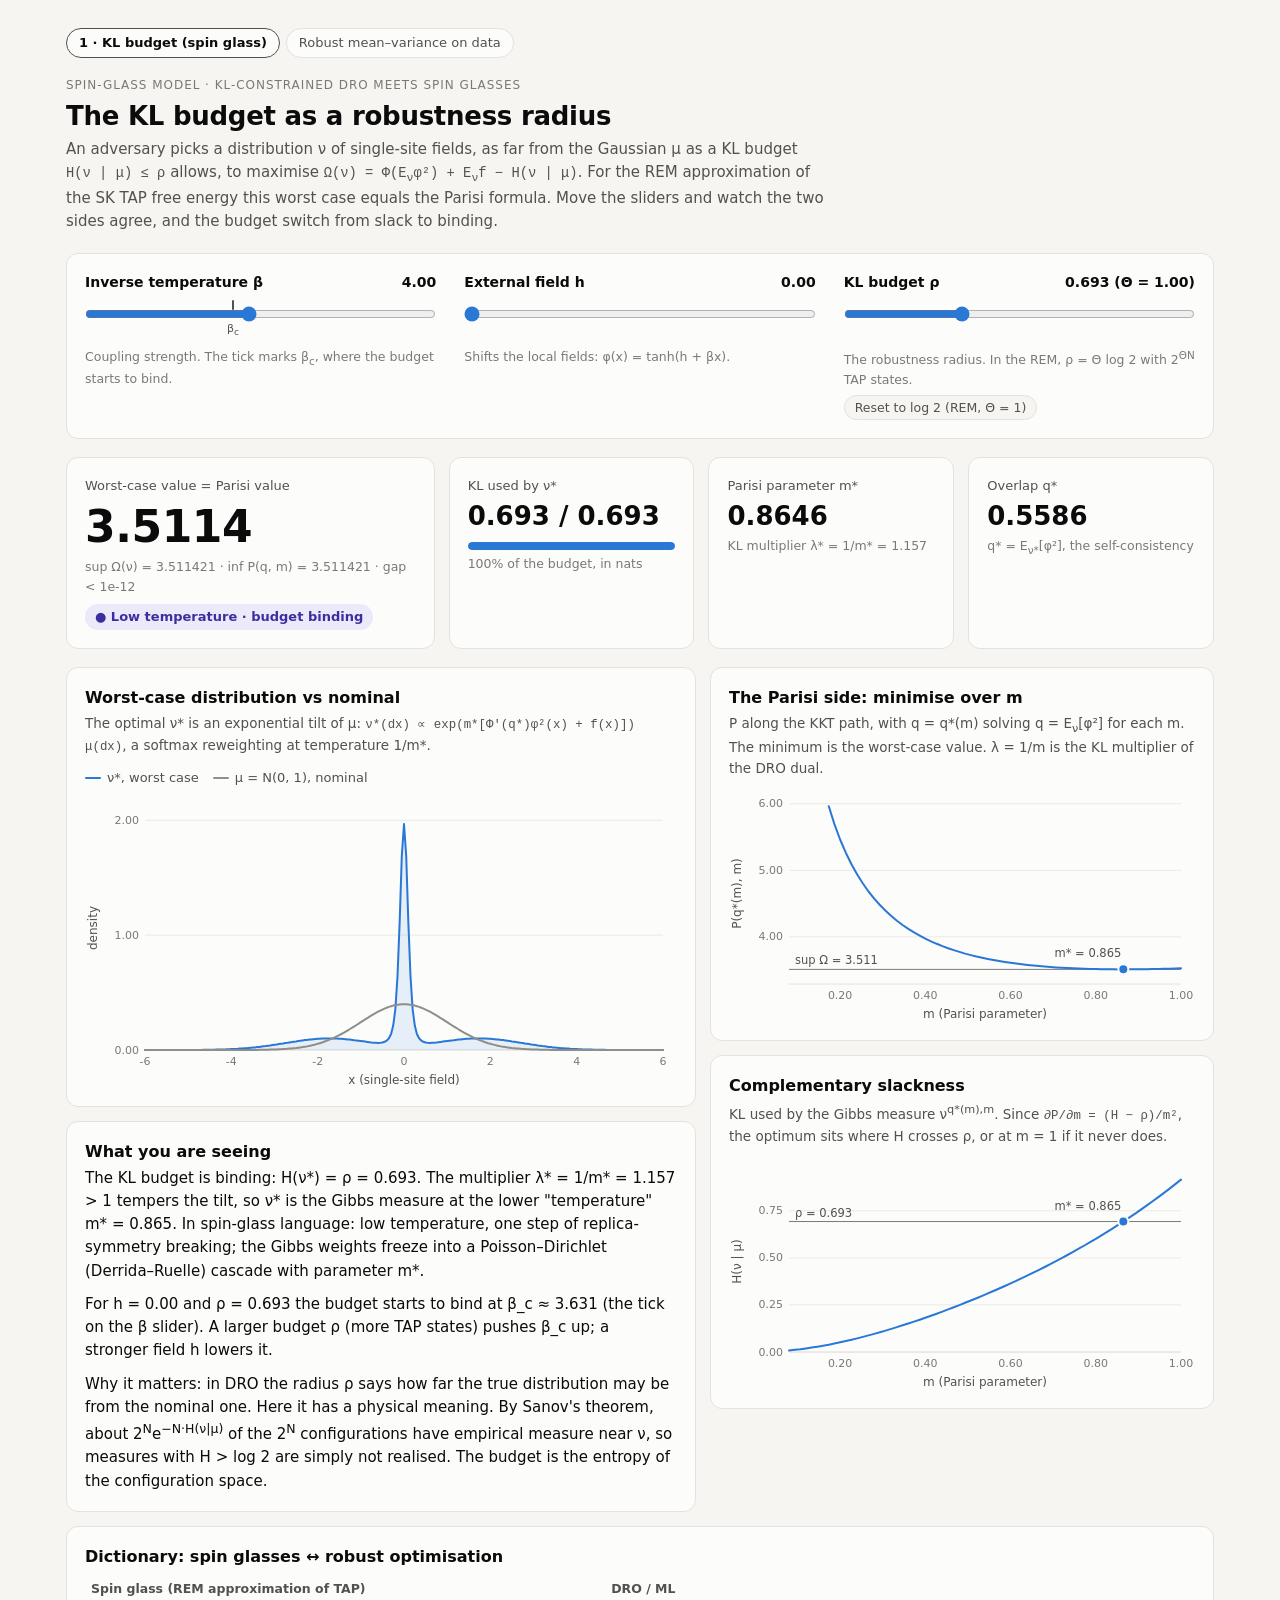
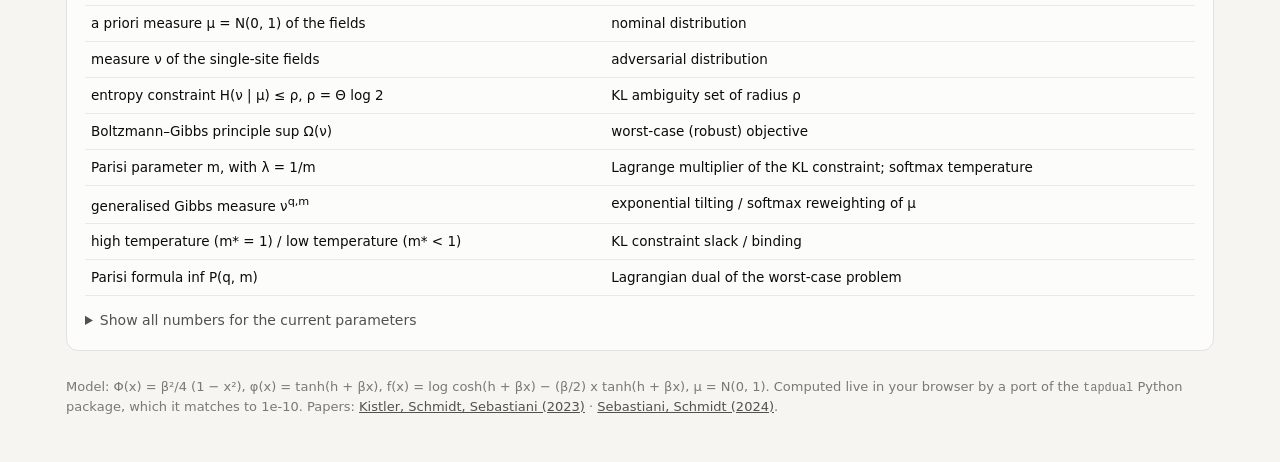
<file: docs/index.html>
<!doctype html>
<html lang="en">
<head>
<meta charset="utf-8">
<meta name="viewport" content="width=device-width, initial-scale=1">
<title>KL Budget Dashboard</title>
<meta name="description" content="KL-constrained DRO meets spin glasses: the Parisi formula of the REM approximation of the SK TAP free energy as the dual of a KL-constrained sup, computed live.">
<link rel="stylesheet" href="style.css">
</head>
<body>
<div class="wrap">
  <nav class="nav" aria-label="Pages"><a href="index.html" aria-current="page">1 · KL budget (spin glass)</a><a href="mean-variance.html">Robust mean–variance on data</a></nav>
  <header>
    <div class="eyebrow">Spin-glass model · KL-constrained DRO meets spin glasses</div>
    <h1>The KL budget as a robustness radius</h1>
    <p>An adversary picks a distribution ν of single-site fields, as far from the Gaussian μ as a KL budget
      <span class="math">H(ν | μ) ≤ ρ</span> allows, to maximise
      <span class="math">Ω(ν) = Φ(E<sub>ν</sub>φ²) + E<sub>ν</sub>f − H(ν | μ)</span>.
      For the REM approximation of the SK TAP free energy this worst case equals the Parisi formula.
      Move the sliders and watch the two sides agree, and the budget switch from slack to binding.</p>
  </header>

  <section class="card controls" aria-label="Parameters">
    <div class="control">
      <label for="beta">Inverse temperature β <output id="beta-out"></output></label>
      <div class="slider-wrap">
        <input id="beta" type="range" min="0.5" max="8" step="0.01" value="4">
        <div class="tick" id="beta-tick"><span>β<sub>c</sub></span></div>
      </div>
      <div class="hint" id="beta-hint">Coupling strength. The tick marks β<sub>c</sub>, where the budget starts to bind.</div>
    </div>
    <div class="control">
      <label for="h">External field h <output id="h-out"></output></label>
      <div class="slider-wrap"><input id="h" type="range" min="0" max="1.5" step="0.01" value="0"></div>
      <div class="hint">Shifts the local fields: φ(x) = tanh(h + βx).</div>
    </div>
    <div class="control">
      <label for="rho">KL budget ρ <output id="rho-out"></output></label>
      <div class="slider-wrap"><input id="rho" type="range" min="0.05" max="2" step="0.001" value="0.693"></div>
      <div class="hint" id="rho-hint">The robustness radius. In the REM, ρ = Θ log 2 with 2<sup>ΘN</sup> TAP states.</div>
      <button class="btn" id="rho-reset" type="button">Reset to log 2 (REM, Θ = 1)</button>
    </div>
  </section>

  <section class="kpis" aria-label="Results">
    <div class="card kpi hero">
      <div class="label">Worst-case value = Parisi value</div>
      <div class="value" id="k-value">–</div>
      <div class="sub" id="k-gap">–</div>
      <div id="k-phase"></div>
    </div>
    <div class="card kpi">
      <div class="label">KL used by ν*</div>
      <div class="value" id="k-H">–</div>
      <div class="meter" aria-hidden="true"><div id="k-meter" style="width:0"></div></div>
      <div class="sub" id="k-H-sub">–</div>
    </div>
    <div class="card kpi">
      <div class="label">Parisi parameter m*</div>
      <div class="value" id="k-m">–</div>
      <div class="sub" id="k-lam">–</div>
    </div>
    <div class="card kpi">
      <div class="label">Overlap q*</div>
      <div class="value" id="k-q">–</div>
      <div class="sub">q* = E<sub>ν*</sub>[φ²], the self-consistency</div>
    </div>
  </section>

  <section class="grid2">
    <div class="stack">
      <div class="card">
        <h2>Worst-case distribution vs nominal</h2>
        <p class="desc">The optimal ν* is an exponential tilt of μ:
          <span class="math">ν*(dx) ∝ exp(m*[Φ′(q*)φ²(x) + f(x)]) μ(dx)</span>, a softmax reweighting at temperature 1/m*.</p>
        <div class="legend"><span><i style="border-color:var(--series-1)"></i>ν*, worst case</span><span><i style="border-color:var(--nominal)"></i>μ = N(0, 1), nominal</span></div>
        <div class="chart" id="chart-density"></div>
      </div>
      <div class="card explain">
        <h2>What you are seeing</h2>
        <p class="now" id="explain-now"></p>
        <p id="explain-bc"></p>
        <p>Why it matters: in DRO the radius ρ says how far the true distribution may be from the nominal one.
          Here it has a physical meaning. By Sanov's theorem, about 2<sup>N</sup>e<sup>−N·H(ν|μ)</sup> of the
          2<sup>N</sup> configurations have empirical measure near ν, so measures with H &gt; log 2 are simply not realised.
          The budget is the entropy of the configuration space.</p>
      </div>
    </div>
    <div class="stack">
      <div class="card">
        <h2>The Parisi side: minimise over m</h2>
        <p class="desc">P along the KKT path, with q = q*(m) solving q = E<sub>ν</sub>[φ²] for each m.
          The minimum is the worst-case value. λ = 1/m is the KL multiplier of the DRO dual.</p>
        <div class="chart" id="chart-dual"></div>
      </div>
      <div class="card">
        <h2>Complementary slackness</h2>
        <p class="desc">KL used by the Gibbs measure ν<sup>q*(m),m</sup>. Since
          <span class="math">∂P/∂m = (H − ρ)/m²</span>, the optimum sits where H crosses ρ, or at m = 1 if it never does.</p>
        <div class="chart" id="chart-H"></div>
      </div>
    </div>
  </section>

  <section class="card" style="margin-top:14px">
    <h2>Dictionary: spin glasses ↔ robust optimisation</h2>
    <table>
      <thead><tr><th>Spin glass (REM approximation of TAP)</th><th>DRO / ML</th></tr></thead>
      <tbody>
        <tr><td>a priori measure μ = N(0, 1) of the fields</td><td>nominal distribution</td></tr>
        <tr><td>measure ν of the single-site fields</td><td>adversarial distribution</td></tr>
        <tr><td>entropy constraint H(ν | μ) ≤ ρ, ρ = Θ log 2</td><td>KL ambiguity set of radius ρ</td></tr>
        <tr><td>Boltzmann–Gibbs principle sup Ω(ν)</td><td>worst-case (robust) objective</td></tr>
        <tr><td>Parisi parameter m, with λ = 1/m</td><td>Lagrange multiplier of the KL constraint; softmax temperature</td></tr>
        <tr><td>generalised Gibbs measure ν<sup>q,m</sup></td><td>exponential tilting / softmax reweighting of μ</td></tr>
        <tr><td>high temperature (m* = 1) / low temperature (m* &lt; 1)</td><td>KL constraint slack / binding</td></tr>
        <tr><td>Parisi formula inf P(q, m)</td><td>Lagrangian dual of the worst-case problem</td></tr>
      </tbody>
    </table>
    <details>
      <summary>Show all numbers for the current parameters</summary>
      <table id="numbers" style="margin-top:8px"><tbody></tbody></table>
    </details>
  </section>

  <footer>
    Model: Φ(x) = β²/4 (1 − x²), φ(x) = tanh(h + βx), f(x) = log cosh(h + βx) − (β/2) x tanh(h + βx), μ = N(0, 1).
    Computed live in your browser by a port of the <code>tapdual</code> Python package, which it matches to 1e-10.
    Papers: <a href="https://arxiv.org/abs/2212.11718">Kistler, Schmidt, Sebastiani (2023)</a> ·
    <a href="https://arxiv.org/abs/2401.13507">Sebastiani, Schmidt (2024)</a>.
  </footer>
</div>

<script src="solver.js"></script>
<script src="charts.js"></script>
<script>
"use strict";
const { skModel, solve, dualPath, criticalBeta, density, LOG2 } = window.TapDual;

const { $, fmt, lineChart, tickFmt, gapText } = window.Charts;

const state = { beta: 4, h: 0, rho: LOG2, bcKey: "", bc: NaN };
const XS = Array.from({ length: 241 }, (_, i) => -6 + i * 0.05);
const MS = Array.from({ length: 70 }, (_, i) => 0.08 + i * (0.92 / 69));
const gaussian = XS.map((x) => Math.exp(-0.5 * x * x) / Math.sqrt(2 * Math.PI));
let last = null;

function compute() {
  const { beta, h, rho } = state;
  const key = `${h}|${rho}`;
  if (key !== state.bcKey) { state.bc = criticalBeta(h, rho); state.bcKey = key; }
  const model = skModel(beta, h);
  const sol = solve(model, rho);
  const path = dualPath(model, rho, MS);
  const dens = density(model, sol.q, sol.m, XS, sol.nu.logZ);
  return { model, sol, path, dens, bc: state.bc, beta, h, rho };
}

function render(r) {
  last = r;
  const { sol, path, dens, bc, beta, h, rho } = r;
  $("beta-out").textContent = beta.toFixed(2);
  $("h-out").textContent = h.toFixed(2);
  $("rho-out").textContent = `${rho.toFixed(3)}  (Θ = ${(rho / LOG2).toFixed(2)})`;

  const bmin = +$("beta").min, bmax = +$("beta").max;
  const tick = $("beta-tick");
  if (Number.isFinite(bc) && bc >= bmin && bc <= bmax) {
    tick.style.display = "block";
    const frac = (bc - bmin) / (bmax - bmin), thumb = 16;
    tick.style.left = `calc(${frac * 100}% + ${(0.5 - frac) * thumb}px)`;
  } else tick.style.display = "none";

  $("k-value").textContent = fmt(sol.dual, 4);
  $("k-gap").textContent = `sup Ω(ν) = ${fmt(sol.primal, 6)} · inf P(q, m) = ${fmt(sol.dual, 6)} · gap ${gapText(sol.primal - sol.dual)}`;
  const chip = document.createElement("span");
  chip.className = `chip ${sol.phase}`;
  chip.textContent = sol.phase === "high" ? "○ High temperature · budget slack" : "● Low temperature · budget binding";
  $("k-phase").replaceChildren(chip);
  $("k-H").textContent = `${fmt(sol.nu.H, 3)} / ${fmt(rho, 3)}`;
  $("k-meter").style.width = `${Math.min(100, (100 * sol.nu.H) / rho)}%`;
  $("k-H-sub").textContent = `${Math.round((100 * sol.nu.H) / rho)}% of the budget, in nats`;
  $("k-m").textContent = fmt(sol.m, 4);
  $("k-lam").textContent = `KL multiplier λ* = 1/m* = ${fmt(sol.lam, 3)}`;
  $("k-q").textContent = fmt(sol.q, 4);

  const bcText = Number.isFinite(bc) ? bc.toFixed(3) : "beyond the slider range";
  if (sol.phase === "high") {
    $("explain-now").textContent =
      `The KL budget is slack. The worst-case distribution ν* uses only ${fmt(sol.nu.H, 3)} of the ${fmt(rho, 3)} nats allowed, ` +
      `so the constraint is inactive and its multiplier is λ* = 1 (m* = 1). The adversary simply takes the unconstrained ` +
      `Gibbs measure. In spin-glass language: high temperature, a replica-symmetric picture.`;
  } else {
    $("explain-now").textContent =
      `The KL budget is binding: H(ν*) = ρ = ${fmt(rho, 3)}. The multiplier λ* = 1/m* = ${fmt(sol.lam, 3)} > 1 tempers the tilt, ` +
      `so ν* is the Gibbs measure at the lower "temperature" m* = ${fmt(sol.m, 3)}. In spin-glass language: low temperature, ` +
      `one step of replica-symmetry breaking; the Gibbs weights freeze into a Poisson–Dirichlet (Derrida–Ruelle) cascade with parameter m*.`;
  }
  $("explain-bc").textContent =
    `For h = ${h.toFixed(2)} and ρ = ${rho.toFixed(3)} the budget starts to bind at β_c ≈ ${bcText} (the tick on the β slider). ` +
    `A larger budget ρ (more TAP states) pushes β_c up; a stronger field h lowers it.`;

  lineChart($("chart-density"), {
    xs: XS, xLabel: "x (single-site field)", yLabel: "density",
    series: [
      { name: "ν*, worst case", ys: dens, color: "--series-1", wash: "--series-1-wash", area: true },
      { name: "μ, nominal", ys: gaussian, color: "--nominal" },
    ],
    yDomain: [0, Math.max(...dens, ...gaussian) * 1.08],
    xFmt: tickFmt, yFmt: (v) => v.toFixed(2),
  });

  const Ps = path.map((p) => p.P), Hs = path.map((p) => p.H);
  const pMin = sol.dual, pTop = Math.min(Math.max(...Ps), pMin + Math.max(2.5, 0.35 * Math.abs(pMin)));
  lineChart($("chart-dual"), {
    xs: MS, xLabel: "m (Parisi parameter)", yLabel: "P(q*(m), m)",
    series: [{ name: "P along the KKT path", ys: Ps, color: "--series-1" }],
    yDomain: [pMin - 0.08 * (pTop - pMin) - 0.02, pTop],
    hlines: [{ y: sol.primal, label: `worst-case value sup Ω = ${fmt(sol.primal, 3)}`, short: `sup Ω = ${fmt(sol.primal, 3)}` }],
    points: [{ x: sol.m, y: sol.dual, color: "--series-1", label: `m* = ${fmt(sol.m, 3)}` }],
    yFmt: (v) => v.toFixed(2),
  });
  lineChart($("chart-H"), {
    xs: MS, xLabel: "m (Parisi parameter)", yLabel: "H(ν | μ)",
    series: [{ name: "KL of the Gibbs measure", ys: Hs, color: "--series-1" }],
    yDomain: [0, Math.max(rho * 1.25, ...Hs) * 1.05],
    hlines: [{ y: rho, label: `budget ρ = ${fmt(rho, 3)}`, short: `ρ = ${fmt(rho, 3)}` }],
    points: [{ x: sol.m, y: sol.nu.H, color: "--series-1", label: sol.phase === "high" ? "m* = 1, H < ρ" : `m* = ${fmt(sol.m, 3)}` }],
    yFmt: (v) => v.toFixed(2),
  });

  const rows = [
    ["β", beta.toFixed(2)], ["h", h.toFixed(2)], ["KL budget ρ", fmt(rho, 4)], ["Θ = ρ / log 2", fmt(rho / LOG2, 4)],
    ["Worst-case value sup Ω(ν)", fmt(sol.primal, 10)], ["Parisi value inf P(q, m)", fmt(sol.dual, 10)],
    ["Overlap q*", fmt(sol.q, 8)], ["Parisi parameter m*", fmt(sol.m, 8)], ["KL multiplier λ* = 1/m*", fmt(sol.lam, 8)],
    ["Linearisation multiplier p* = Φ′(q*)", fmt(sol.p, 8)], ["H(ν* | μ)", fmt(sol.nu.H, 8)],
    ["E_ν*[f]", fmt(sol.nu.Ef, 8)], ["Critical β_c(h, ρ)", Number.isFinite(bc) ? fmt(bc, 5) : "–"], ["Phase", sol.phase === "high" ? "high temperature" : "low temperature"],
  ];
  const tb = $("numbers").tBodies[0];
  tb.replaceChildren(...rows.map(([k, v]) => {
    const tr = document.createElement("tr");
    const a = document.createElement("td"); a.textContent = k;
    const b = document.createElement("td"); b.className = "num"; b.textContent = v;
    tr.append(a, b); return tr;
  }));
  document.querySelector(".wrap").classList.remove("computing");
}

let pending = false;
function schedule() {
  state.beta = +$("beta").value; state.h = +$("h").value; state.rho = +$("rho").value;
  if (pending) return;
  pending = true;
  requestAnimationFrame(() => { pending = false; render(compute()); });
}
for (const id of ["beta", "h", "rho"]) $(id).addEventListener("input", schedule);
$("rho-reset").addEventListener("click", () => { $("rho").value = LOG2; schedule(); });
window.Charts.onRelayout(document.querySelector(".wrap"), () => last && render(last));
$("rho").value = LOG2;
schedule();
</script>
</body>
</html>
</file>
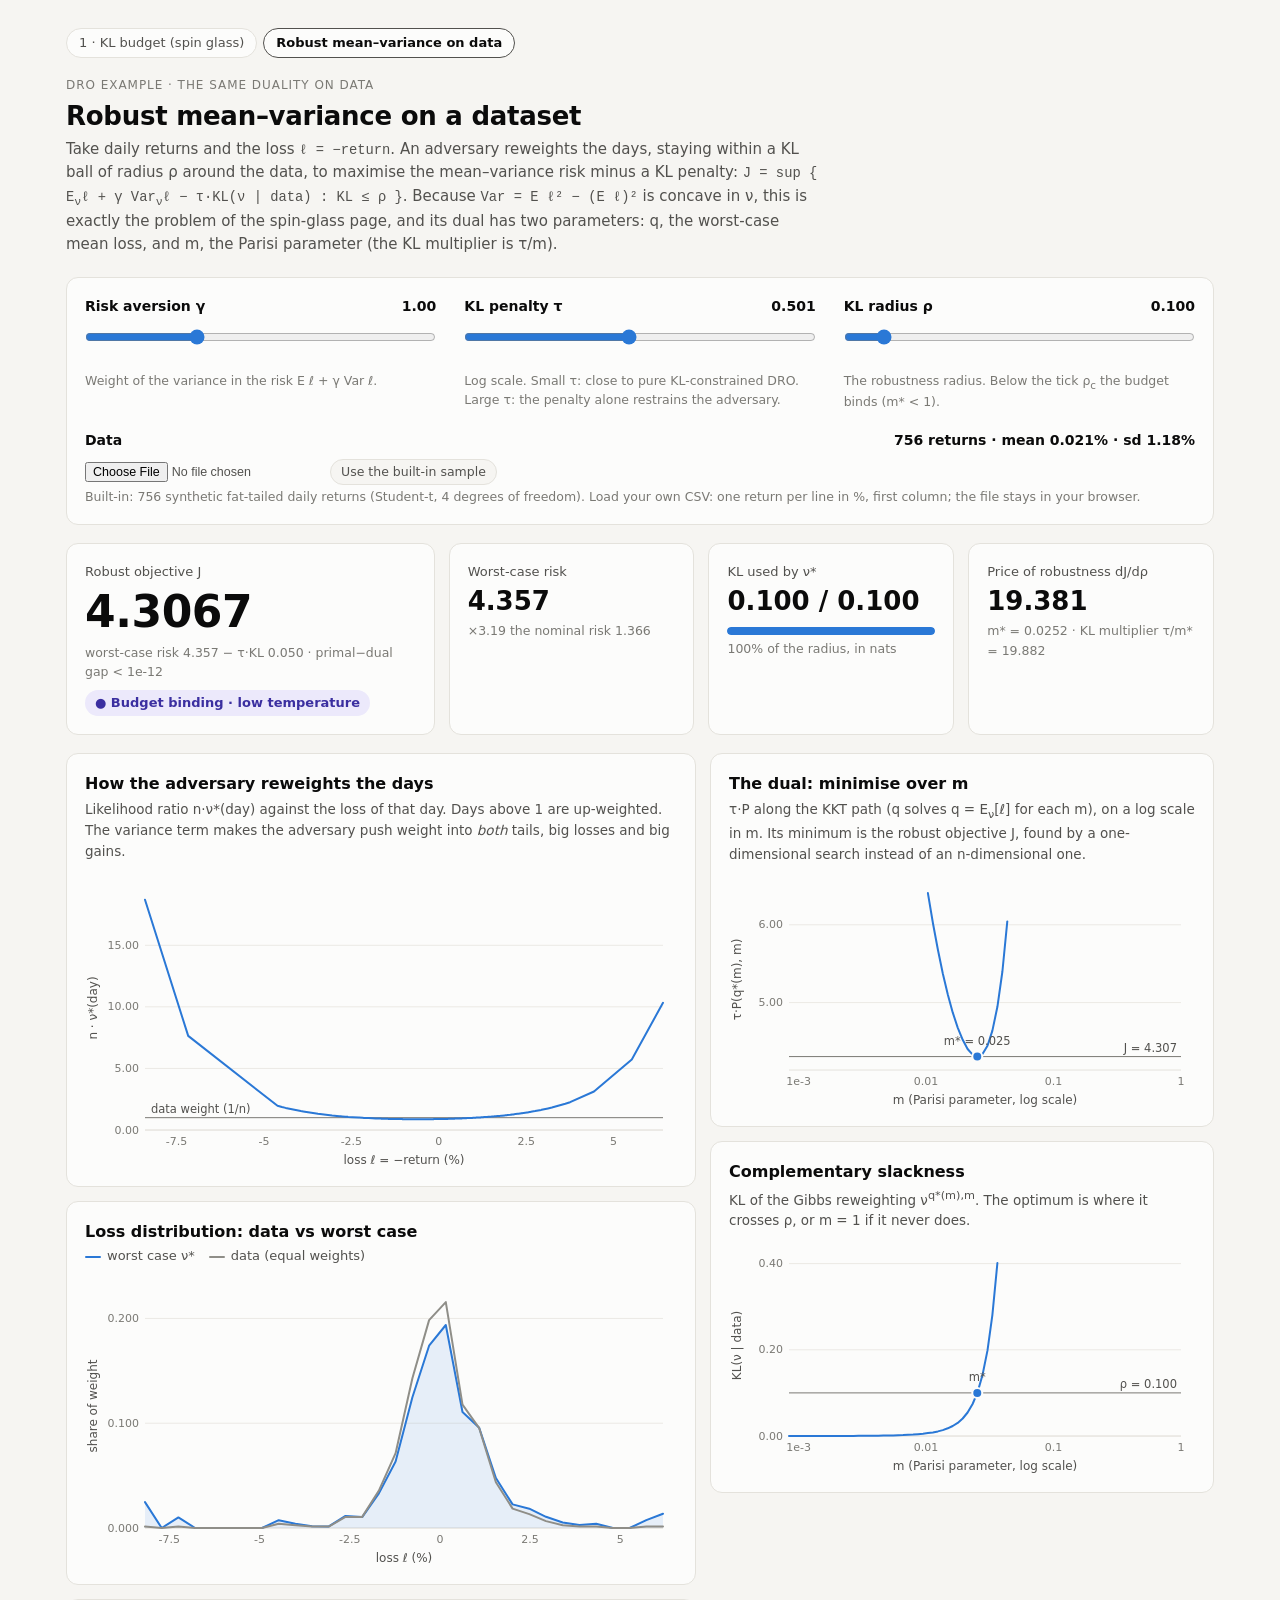
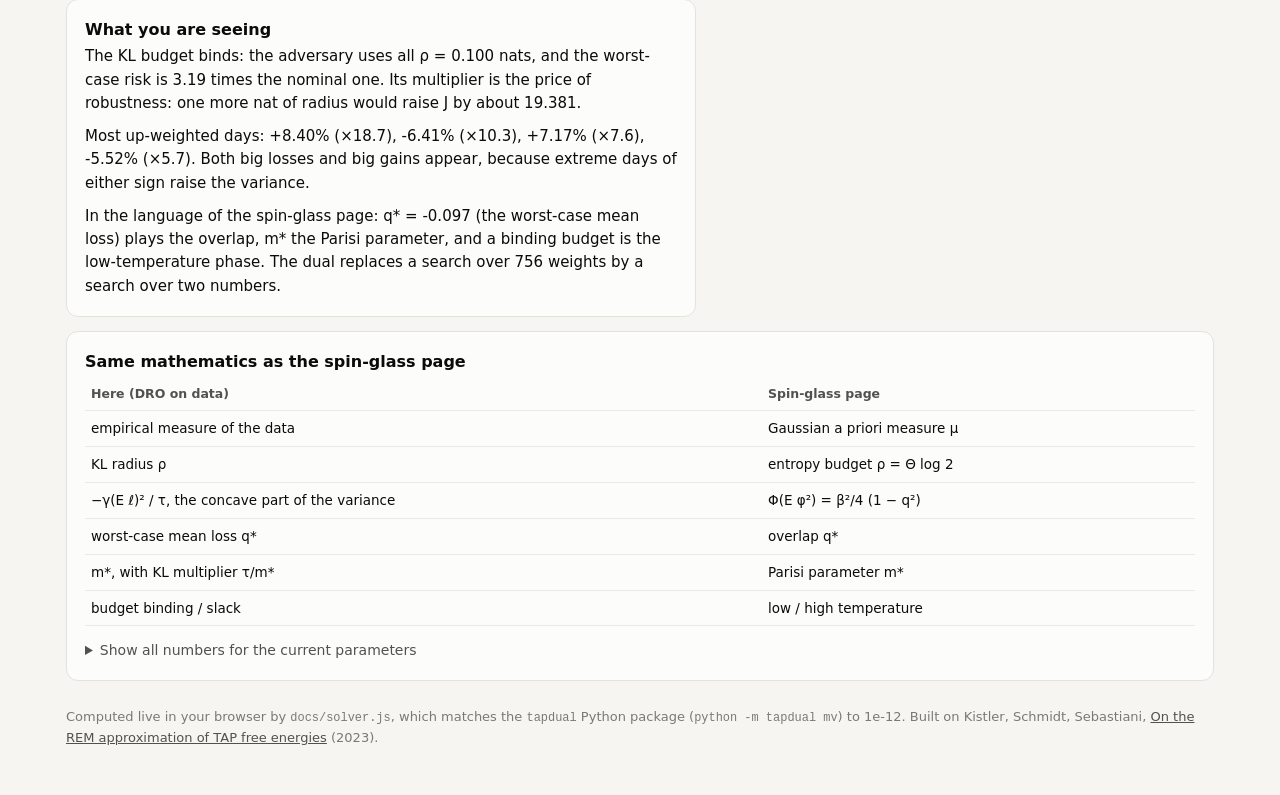
<file: docs/mean-variance.html>
<!doctype html>
<html lang="en">
<head>
<meta charset="utf-8">
<meta name="viewport" content="width=device-width, initial-scale=1">
<title>Robust Mean–Variance</title>
<meta name="description" content="Worst-case mean-variance risk over a KL ball around a dataset, solved through the same two-parameter Parisi-type dual as the spin-glass model.">
<link rel="stylesheet" href="style.css">
</head>
<body>
<div class="wrap">
  <nav class="nav" aria-label="Pages"><a href="index.html">1 · KL budget (spin glass)</a><a href="mean-variance.html" aria-current="page">Robust mean–variance on data</a></nav>
  <header>
    <div class="eyebrow">DRO example · the same duality on data</div>
    <h1>Robust mean–variance on a dataset</h1>
    <p>Take daily returns and the loss <span class="math">ℓ = −return</span>. An adversary reweights the days, staying within a KL ball
      of radius ρ around the data, to maximise the mean–variance risk minus a KL penalty:
      <span class="math">J = sup { E<sub>ν</sub>ℓ + γ Var<sub>ν</sub>ℓ − τ·KL(ν | data) : KL ≤ ρ }</span>.
      Because <span class="math">Var = E ℓ² − (E ℓ)²</span> is concave in ν, this is exactly the problem of the spin-glass page,
      and its dual has two parameters: q, the worst-case mean loss, and m, the Parisi parameter (the KL multiplier is τ/m).</p>
  </header>

  <section class="card controls" aria-label="Parameters">
    <div class="control">
      <label for="gamma">Risk aversion γ <output id="gamma-out"></output></label>
      <div class="slider-wrap"><input id="gamma" type="range" min="0.1" max="3" step="0.05" value="1"></div>
      <div class="hint">Weight of the variance in the risk E ℓ + γ Var ℓ.</div>
    </div>
    <div class="control">
      <label for="tau">KL penalty τ <output id="tau-out"></output></label>
      <div class="slider-wrap"><input id="tau" type="range" min="-1.7" max="1.3" step="0.01" value="-0.301"></div>
      <div class="hint">Log scale. Small τ: close to pure KL-constrained DRO. Large τ: the penalty alone restrains the adversary.</div>
    </div>
    <div class="control">
      <label for="rho">KL radius ρ <output id="rho-out"></output></label>
      <div class="slider-wrap">
        <input id="rho" type="range" min="0.005" max="1" step="0.005" value="0.1">
        <div class="tick" id="rho-tick"><span>ρ<sub>c</sub></span></div>
      </div>
      <div class="hint">The robustness radius. Below the tick ρ<sub>c</sub> the budget binds (m* &lt; 1).</div>
    </div>
    <div class="control" style="grid-column: 1 / -1">
      <label>Data <output id="data-out"></output></label>
      <div class="file-row">
        <input id="csv" type="file" accept=".csv,.txt,text/csv,text/plain" aria-label="Load a CSV of returns">
        <button class="btn" id="use-sample" type="button" style="margin-top:0">Use the built-in sample</button>
      </div>
      <div class="hint" id="data-hint">Built-in: 756 synthetic fat-tailed daily returns (Student-t, 4 degrees of freedom). Load your own CSV: one return per line in %, first column; the file stays in your browser.</div>
    </div>
  </section>

  <section class="kpis" aria-label="Results">
    <div class="card kpi hero">
      <div class="label">Robust objective J</div>
      <div class="value" id="k-J">–</div>
      <div class="sub" id="k-J-sub">–</div>
      <div id="k-phase"></div>
    </div>
    <div class="card kpi">
      <div class="label">Worst-case risk</div>
      <div class="value" id="k-risk">–</div>
      <div class="sub" id="k-risk-sub">–</div>
    </div>
    <div class="card kpi">
      <div class="label">KL used by ν*</div>
      <div class="value" id="k-H">–</div>
      <div class="meter" aria-hidden="true"><div id="k-meter" style="width:0"></div></div>
      <div class="sub" id="k-H-sub">–</div>
    </div>
    <div class="card kpi">
      <div class="label">Price of robustness dJ/dρ</div>
      <div class="value" id="k-price">–</div>
      <div class="sub" id="k-m">–</div>
    </div>
  </section>

  <section class="grid2">
    <div class="stack">
      <div class="card">
        <h2>How the adversary reweights the days</h2>
        <p class="desc">Likelihood ratio n·ν*(day) against the loss of that day. Days above 1 are up-weighted.
          The variance term makes the adversary push weight into <em>both</em> tails, big losses and big gains.</p>
        <div class="chart" id="chart-lr"></div>
      </div>
      <div class="card">
        <h2>Loss distribution: data vs worst case</h2>
        <div class="legend"><span><i style="border-color:var(--series-1)"></i>worst case ν*</span><span><i style="border-color:var(--nominal)"></i>data (equal weights)</span></div>
        <div class="chart" id="chart-hist"></div>
      </div>
      <div class="card explain">
        <h2>What you are seeing</h2>
        <p class="now" id="explain-now"></p>
        <p id="explain-days"></p>
        <p id="explain-sg"></p>
      </div>
    </div>
    <div class="stack">
      <div class="card">
        <h2>The dual: minimise over m</h2>
        <p class="desc">τ·P along the KKT path (q solves q = E<sub>ν</sub>[ℓ] for each m), on a log scale in m.
          Its minimum is the robust objective J, found by a one-dimensional search instead of an n-dimensional one.</p>
        <div class="chart" id="chart-dual"></div>
      </div>
      <div class="card">
        <h2>Complementary slackness</h2>
        <p class="desc">KL of the Gibbs reweighting ν<sup>q*(m),m</sup>. The optimum is where it crosses ρ, or m = 1 if it never does.</p>
        <div class="chart" id="chart-H"></div>
      </div>
    </div>
  </section>

  <section class="card" style="margin-top:14px">
    <h2>Same mathematics as the spin-glass page</h2>
    <table>
      <thead><tr><th>Here (DRO on data)</th><th>Spin-glass page</th></tr></thead>
      <tbody>
        <tr><td>empirical measure of the data</td><td>Gaussian a priori measure μ</td></tr>
        <tr><td>KL radius ρ</td><td>entropy budget ρ = Θ log 2</td></tr>
        <tr><td>−γ(E ℓ)² / τ, the concave part of the variance</td><td>Φ(E φ²) = β²/4 (1 − q²)</td></tr>
        <tr><td>worst-case mean loss q*</td><td>overlap q*</td></tr>
        <tr><td>m*, with KL multiplier τ/m*</td><td>Parisi parameter m*</td></tr>
        <tr><td>budget binding / slack</td><td>low / high temperature</td></tr>
      </tbody>
    </table>
    <details>
      <summary>Show all numbers for the current parameters</summary>
      <table id="numbers" style="margin-top:8px"><tbody></tbody></table>
    </details>
  </section>

  <footer>
    Computed live in your browser by <code>docs/solver.js</code>, which matches the <code>tapdual</code> Python package
    (<code>python -m tapdual mv</code>) to 1e-12. Built on Kistler, Schmidt, Sebastiani,
    <a href="https://arxiv.org/abs/2212.11718">On the REM approximation of TAP free energies</a> (2023).
  </footer>
</div>

<script src="sample_returns.js"></script>
<script src="solver.js"></script>
<script src="charts.js"></script>
<script>
"use strict";
const { meanVarianceModel, solve, weights, dualPath, criticalRho } = window.TapDual;
const { $, fmt, lineChart, onRelayout, fillTable, tickFmt, gapText } = window.Charts;

const state = { returns: window.SAMPLE_RETURNS.slice(), source: "built-in sample", scaled: false };
let last = null;

function stats(a) {
  const n = a.length, mean = a.reduce((s, v) => s + v, 0) / n;
  const sd = Math.sqrt(a.reduce((s, v) => s + (v - mean) ** 2, 0) / n);
  return { n, mean, sd, min: Math.min(...a), max: Math.max(...a) };
}

function compute() {
  const gamma = +$("gamma").value, tau = 10 ** +$("tau").value, rho = +$("rho").value;
  const losses = state.returns.map((r) => -r);
  const model = meanVarianceModel(losses, gamma, tau);
  const sol = solve(model, rho);
  const w = weights(model, sol.q, sol.m);
  const n = losses.length;
  const wMean = w.reduce((s, v, i) => s + v * losses[i], 0);
  const wVar = w.reduce((s, v, i) => s + v * (losses[i] - wMean) ** 2, 0);
  const st = stats(losses);
  // m grid: log-spaced from well below m* up to 1, so the minimum is always visible
  const lo = Math.max(1e-5, Math.min(sol.m / 30, 0.01)), k = Math.log10(lo);
  const ms = Array.from({ length: 80 }, (_, i) => 10 ** (k - (k * i) / 79));
  return {
    gamma, tau, rho, losses, sol, w, n,
    J: tau * sol.dual, worstRisk: wMean + gamma * wVar, nominalRisk: st.mean + gamma * st.sd ** 2,
    rhoC: criticalRho(model), ms, path: dualPath(model, rho, ms),
  };
}

function histogram(losses, w, bins = 32) {
  const lo = Math.min(...losses), hi = Math.max(...losses), width = (hi - lo) / bins || 1;
  const centers = Array.from({ length: bins }, (_, k) => lo + (k + 0.5) * width);
  const nom = new Array(bins).fill(0), wc = new Array(bins).fill(0);
  losses.forEach((l, i) => {
    const k = Math.min(bins - 1, Math.floor((l - lo) / width));
    nom[k] += 1 / losses.length; wc[k] += w[i];
  });
  return { centers, nom, wc };
}

function render(r) {
  last = r;
  const { gamma, tau, rho, losses, sol, w, n } = r;
  $("gamma-out").textContent = gamma.toFixed(2);
  $("tau-out").textContent = tau < 1 ? tau.toFixed(3) : tau.toFixed(2);
  $("rho-out").textContent = rho.toFixed(3);
  const st = stats(state.returns);
  $("data-out").textContent = `${st.n} returns · mean ${st.mean.toFixed(3)}% · sd ${st.sd.toFixed(2)}%`;

  const rmin = +$("rho").min, rmax = +$("rho").max, tick = $("rho-tick");
  if (r.rhoC >= rmin && r.rhoC <= rmax) {
    const frac = (r.rhoC - rmin) / (rmax - rmin);
    tick.style.display = "block"; tick.style.left = `calc(${frac * 100}% + ${(0.5 - frac) * 16}px)`;
  } else tick.style.display = "none";

  const binding = sol.phase === "low";
  const price = tau * (1 / sol.m - 1);
  $("k-J").textContent = fmt(r.J, 4);
  $("k-J-sub").textContent = `worst-case risk ${fmt(r.worstRisk, 3)} − τ·KL ${fmt(tau * sol.nu.H, 3)} · primal−dual gap ${gapText(tau * (sol.primal - sol.dual))}`;
  const chip = document.createElement("span");
  chip.className = `chip ${binding ? "low" : "high"}`;
  chip.textContent = binding ? "● Budget binding · low temperature" : "○ Budget slack · high temperature";
  $("k-phase").replaceChildren(chip);
  $("k-risk").textContent = fmt(r.worstRisk, 3);
  $("k-risk-sub").textContent = `×${(r.worstRisk / r.nominalRisk).toFixed(2)} the nominal risk ${fmt(r.nominalRisk, 3)}`;
  $("k-H").textContent = `${fmt(sol.nu.H, 3)} / ${fmt(rho, 3)}`;
  $("k-meter").style.width = `${Math.min(100, (100 * sol.nu.H) / rho)}%`;
  $("k-H-sub").textContent = `${Math.round((100 * sol.nu.H) / rho)}% of the radius, in nats`;
  $("k-price").textContent = fmt(price, 3);
  $("k-m").textContent = `m* = ${sol.m < 0.01 ? sol.m.toExponential(2) : fmt(sol.m, 4)} · KL multiplier τ/m* = ${fmt(tau / sol.m, 3)}`;

  // explanations
  $("explain-now").textContent = binding
    ? `The KL budget binds: the adversary uses all ρ = ${fmt(rho, 3)} nats, and the worst-case risk is ${(r.worstRisk / r.nominalRisk).toFixed(2)} times the nominal one. ` +
      `Its multiplier is the price of robustness: one more nat of radius would raise J by about ${fmt(price, 3)}.`
    : `The budget is slack: the KL penalty τ = ${tau.toFixed(3)} alone keeps the adversary at KL = ${fmt(sol.nu.H, 3)} < ρ (ρ_c = ${fmt(r.rhoC, 3)}). ` +
      `The constraint is inactive, m* = 1, and a larger radius would change nothing (price 0).`;
  const order = Array.from(w.keys()).sort((a, b) => w[b] - w[a]).slice(0, 4);
  $("explain-days").textContent = "Most up-weighted days: " + order.map((i) =>
    `${(-losses[i] >= 0 ? "+" : "")}${(-losses[i]).toFixed(2)}% (×${(w[i] * n).toFixed(1)})`).join(", ") +
    ". Both big losses and big gains appear, because extreme days of either sign raise the variance.";
  $("explain-sg").textContent =
    `In the language of the spin-glass page: q* = ${fmt(sol.q, 3)} (the worst-case mean loss) plays the overlap, ` +
    `m* the Parisi parameter, and a binding budget is the low-temperature phase. The dual replaces a search over ${n} weights by a search over two numbers.`;

  // charts
  const idx = Array.from(losses.keys()).sort((a, b) => losses[a] - losses[b]);
  const xs = idx.map((i) => losses[i]), lr = idx.map((i) => w[i] * n);
  lineChart($("chart-lr"), {
    xs, xLabel: "loss ℓ = −return (%)", yLabel: "n · ν*(day)",
    series: [{ name: "likelihood ratio", ys: lr, color: "--series-1" }],
    yDomain: [0, Math.max(1.5, ...lr) * 1.06],
    hlines: [{ y: 1, label: "data weight (1/n)", short: "1/n" }],
    xFmt: tickFmt, yFmt: (v) => v.toFixed(2),
    tipX: (x) => `return ${(-x >= 0 ? "+" : "")}${(-x).toFixed(2)}%`,
  });
  const hst = histogram(losses, w);
  lineChart($("chart-hist"), {
    xs: hst.centers, xLabel: "loss ℓ (%)", yLabel: "share of weight",
    series: [{ name: "worst case ν*", ys: hst.wc, color: "--series-1", wash: "--series-1-wash", area: true },
             { name: "data", ys: hst.nom, color: "--nominal" }],
    yDomain: [0, Math.max(...hst.wc, ...hst.nom) * 1.08],
    xFmt: tickFmt, yFmt: (v) => v.toFixed(3),
  });
  const Ps = r.path.map((p) => tau * p.P), Hs = r.path.map((p) => p.H);
  const top = r.J + Math.max(0.5 * Math.abs(r.J), 0.5) * (binding ? 1 : 3);
  lineChart($("chart-dual"), {
    xs: r.ms, xLog: true, xLabel: "m (Parisi parameter, log scale)", yLabel: "τ·P(q*(m), m)",
    series: [{ name: "τ·P along the KKT path", ys: Ps, color: "--series-1" }],
    yDomain: [r.J - 0.08 * (top - r.J), top],
    hlines: [{ y: tau * sol.primal, label: `robust objective J = ${fmt(r.J, 3)}`, short: `J = ${fmt(r.J, 3)}` }],
    points: [{ x: sol.m, y: r.J, color: "--series-1", label: `m* = ${sol.m < 0.01 ? sol.m.toExponential(1) : fmt(sol.m, 3)}` }],
    xFmt: (v) => (v >= 0.01 ? String(v) : v.toExponential(0)), yFmt: (v) => v.toFixed(2),
    tipX: (x) => `m = ${x < 0.01 ? x.toExponential(2) : x.toFixed(3)}`,
  });
  const hMax = Math.max(rho * 2.5, Math.min(Math.max(...Hs), rho * 4)) * 1.05;
  lineChart($("chart-H"), {
    xs: r.ms, xLog: true, xLabel: "m (Parisi parameter, log scale)", yLabel: "KL(ν | data)",
    series: [{ name: "KL of the Gibbs reweighting", ys: Hs, color: "--series-1" }],
    yDomain: [0, hMax],
    hlines: [{ y: rho, label: `radius ρ = ${fmt(rho, 3)}`, short: `ρ = ${fmt(rho, 3)}` }],
    points: [{ x: sol.m, y: sol.nu.H, color: "--series-1", label: binding ? "m*" : "m* = 1, KL < ρ" }],
    xFmt: (v) => (v >= 0.01 ? String(v) : v.toExponential(0)), yFmt: (v) => v.toFixed(2),
    tipX: (x) => `m = ${x < 0.01 ? x.toExponential(2) : x.toFixed(3)}`,
  });

  fillTable($("numbers").tBodies[0], [
    ["Data", `${state.source}, ${n} returns${state.scaled ? " (converted from fractions to %)" : ""}`],
    ["γ, τ, ρ", `${gamma.toFixed(2)}, ${tau.toFixed(4)}, ${rho.toFixed(3)}`],
    ["Robust objective J", fmt(r.J, 10)], ["Primal value τ·sup Ω", fmt(tau * sol.primal, 10)],
    ["Worst-case risk", fmt(r.worstRisk, 8)], ["Nominal risk", fmt(r.nominalRisk, 8)],
    ["Worst-case mean loss q*", fmt(sol.q, 8)], ["Parisi parameter m*", sol.m.toPrecision(8)],
    ["KL multiplier τ/m*", fmt(tau / sol.m, 8)], ["Price of robustness τ(1/m* − 1)", fmt(price, 8)],
    ["KL(ν* | data)", fmt(sol.nu.H, 8)], ["Critical radius ρ_c", fmt(r.rhoC, 8)],
  ]);
}

let pending = false;
function schedule() {
  if (pending) return;
  pending = true;
  requestAnimationFrame(() => { pending = false; render(compute()); });
}
for (const id of ["gamma", "tau", "rho"]) $(id).addEventListener("input", schedule);

function parseReturns(text) {
  const out = [];
  for (const line of text.split(/\r?\n/)) {
    for (const cell of line.split(/[,;\t ]+/)) {
      const v = Number(cell.trim());
      if (cell.trim() !== "" && Number.isFinite(v)) { out.push(v); break; }
    }
  }
  return out;
}
$("csv").addEventListener("change", async (e) => {
  const file = e.target.files[0];
  if (!file) return;
  const vals = parseReturns(await file.text());
  if (vals.length < 10) { $("data-hint").textContent = `Could not find at least 10 numbers in ${file.name}. Expected one return per line (in %), first column.`; return; }
  const scaled = Math.max(...vals.map(Math.abs)) < 0.5;   // looks like fractions, not %
  state.returns = scaled ? vals.map((v) => 100 * v) : vals;
  state.source = file.name; state.scaled = scaled;
  $("data-hint").textContent = `Loaded ${vals.length} returns from ${file.name}` +
    (scaled ? " (they looked like fractions, so they were multiplied by 100 to get %)." : ".") + " The file stays in your browser.";
  schedule();
});
$("use-sample").addEventListener("click", () => {
  state.returns = window.SAMPLE_RETURNS.slice(); state.source = "built-in sample"; state.scaled = false;
  $("csv").value = "";
  $("data-hint").textContent = "Built-in: 756 synthetic fat-tailed daily returns (Student-t, 4 degrees of freedom). Load your own CSV: one return per line in %, first column; the file stays in your browser.";
  schedule();
});
onRelayout(document.querySelector(".wrap"), () => last && render(last));
schedule();
</script>
</body>
</html>
</file>
<file: docs/style.css>
:root {
  color-scheme: light;
  --surface-0: #f6f5f2;
  --surface-1: #fcfcfb;
  --border: #e4e2dc;
  --grid: #ebe9e4;
  --text-primary: #0b0b0b;
  --text-secondary: #52514e;
  --text-muted: #7a7974;
  --series-1: #2a78d6;
  --series-1-wash: rgba(42, 120, 214, 0.10);
  --nominal: #8f8e88;
  --accent-soft: #e6effb;
  --chip-low-bg: #ece9fb;
  --chip-low-ink: #3b2fa0;
  --chip-high-bg: #e6f3ee;
  --chip-high-ink: #0f6b4a;
}
@media (prefers-color-scheme: dark) {
  :root:not([data-theme="light"]) {
    color-scheme: dark;
    --surface-0: #121211;
    --surface-1: #1a1a19;
    --border: #2f2f2c;
    --grid: #2a2a27;
    --text-primary: #f0efec;
    --text-secondary: #c3c2b7;
    --text-muted: #94938b;
    --series-1: #3987e5;
    --series-1-wash: rgba(57, 135, 229, 0.14);
    --nominal: #8a8984;
    --accent-soft: #1d2a3b;
    --chip-low-bg: #2a2550;
    --chip-low-ink: #c9c2ff;
    --chip-high-bg: #173328;
    --chip-high-ink: #9be0c3;
  }
}
:root[data-theme="dark"] {
  color-scheme: dark;
  --surface-0: #121211;
  --surface-1: #1a1a19;
  --border: #2f2f2c;
  --grid: #2a2a27;
  --text-primary: #f0efec;
  --text-secondary: #c3c2b7;
  --text-muted: #94938b;
  --series-1: #3987e5;
  --series-1-wash: rgba(57, 135, 229, 0.14);
  --nominal: #8a8984;
  --accent-soft: #1d2a3b;
  --chip-low-bg: #2a2550;
  --chip-low-ink: #c9c2ff;
  --chip-high-bg: #173328;
  --chip-high-ink: #9be0c3;
}
* { box-sizing: border-box; }
html, body { margin: 0; }
body {
  background: var(--surface-0);
  color: var(--text-primary);
  font: 15px/1.55 system-ui, -apple-system, "Segoe UI", Roboto, sans-serif;
}
.wrap { max-width: 1180px; margin: 0 auto; padding: 28px 16px 48px; }
header h1 { font-size: 26px; line-height: 1.2; margin: 0 0 6px; letter-spacing: -0.01em; }
header p { margin: 0; color: var(--text-secondary); max-width: 760px; }
.eyebrow { font-size: 12px; text-transform: uppercase; letter-spacing: 0.08em; color: var(--text-muted); margin-bottom: 6px; }
.card {
  background: var(--surface-1);
  border: 1px solid var(--border);
  border-radius: 12px;
  padding: 18px;
}
.controls {
  margin-top: 20px;
  display: grid;
  grid-template-columns: repeat(3, minmax(0, 1fr));
  gap: 18px 28px;
}
.control label { display: flex; justify-content: space-between; align-items: baseline; gap: 8px; font-weight: 600; font-size: 14px; }
.control label output { font-variant-numeric: tabular-nums; font-weight: 600; color: var(--text-primary); }
.control .hint { font-size: 12.5px; color: var(--text-muted); margin-top: 2px; }
.slider-wrap { position: relative; margin-top: 8px; margin-bottom: 14px; }
input[type="range"] { width: 100%; margin: 0; accent-color: var(--series-1); height: 24px; }
.tick {
  position: absolute; top: -6px; width: 0; height: 0;
  pointer-events: none;
}
.tick::before {
  content: ""; position: absolute; left: -1px; top: 4px; width: 2px; height: 10px;
  background: var(--text-secondary); border-radius: 1px;
}
.tick span {
  position: absolute; top: 24px; transform: translateX(-50%);
  font-size: 11px; color: var(--text-secondary); white-space: nowrap;
}
.btn {
  font: inherit; font-size: 12.5px; border: 1px solid var(--border); background: var(--surface-0);
  color: var(--text-secondary); border-radius: 999px; padding: 2px 10px; cursor: pointer; margin-top: 6px;
}
.btn:hover { color: var(--text-primary); }
.kpis {
  margin-top: 18px;
  display: grid;
  grid-template-columns: 1.5fr repeat(3, minmax(0, 1fr));
  gap: 14px;
}
.kpi .label { font-size: 13px; color: var(--text-secondary); }
.kpi .value { font-size: 26px; font-weight: 600; line-height: 1.2; margin-top: 4px; }
.kpi .sub { font-size: 12.5px; color: var(--text-muted); margin-top: 4px; }
.hero .value { font-size: 44px; letter-spacing: -0.01em; }
.chip {
  display: inline-flex; align-items: center; gap: 6px;
  font-size: 13px; font-weight: 600; border-radius: 999px; padding: 3px 10px; margin-top: 8px;
}
.chip.high { background: var(--chip-high-bg); color: var(--chip-high-ink); }
.chip.low { background: var(--chip-low-bg); color: var(--chip-low-ink); }
.meter { margin-top: 10px; height: 8px; border-radius: 4px; background: var(--accent-soft); overflow: hidden; }
.meter > div { height: 100%; background: var(--series-1); border-radius: 4px; transition: width 120ms; }
.grid2 {
  margin-top: 18px;
  display: grid;
  grid-template-columns: minmax(0, 1.25fr) minmax(0, 1fr);
  gap: 14px;
  align-items: start;
}
.stack { display: grid; gap: 14px; }
.card h2 { font-size: 16px; margin: 0 0 2px; }
.card .desc { font-size: 13.5px; color: var(--text-secondary); margin: 0 0 10px; }
.legend { display: flex; flex-wrap: wrap; gap: 14px; font-size: 13px; color: var(--text-secondary); margin-bottom: 4px; }
.legend i { display: inline-block; width: 16px; height: 0; border-top: 2px solid; vertical-align: middle; margin-right: 6px; border-radius: 1px; }
.chart { position: relative; width: 100%; }
.chart svg { display: block; width: 100%; height: auto; overflow: visible; }
.chart text { fill: var(--text-muted); font-size: 11px; font-variant-numeric: tabular-nums; }
.chart .axis-title { fill: var(--text-secondary); font-size: 12px; }
.chart .annot { fill: var(--text-secondary); font-size: 11.5px; }
.tooltip {
  position: absolute; pointer-events: none; z-index: 2;
  background: var(--surface-1); border: 1px solid var(--border); border-radius: 8px;
  padding: 6px 9px; font-size: 12.5px; box-shadow: 0 4px 14px rgba(0,0,0,0.10);
  white-space: nowrap; display: none;
}
.tooltip .row { display: flex; align-items: center; gap: 8px; }
.tooltip .row b { font-variant-numeric: tabular-nums; }
.tooltip .row span { color: var(--text-secondary); }
.tooltip .key { width: 12px; height: 0; border-top: 2px solid; display: inline-block; }
.tooltip .head { color: var(--text-muted); margin-bottom: 2px; }
.explain p { margin: 0 0 10px; }
.explain p:last-child { margin-bottom: 0; }
.explain .now { font-size: 15px; }
table { border-collapse: collapse; width: 100%; font-size: 13.5px; }
th, td { text-align: left; padding: 7px 6px; border-bottom: 1px solid var(--grid); vertical-align: top; }
th { font-weight: 600; color: var(--text-secondary); font-size: 12.5px; }
td.num { font-variant-numeric: tabular-nums; text-align: right; white-space: nowrap; }
details { margin-top: 14px; }
summary { cursor: pointer; color: var(--text-secondary); font-size: 14px; }
footer { margin-top: 26px; font-size: 13px; color: var(--text-muted); }
footer a { color: var(--text-secondary); }
code, .math { font-family: ui-monospace, SFMono-Regular, Menlo, monospace; font-size: 0.92em; }
.computing { opacity: 0.55; transition: opacity 80ms; }
@media (max-width: 900px) {
  .controls { grid-template-columns: 1fr; }
  .kpis { grid-template-columns: 1fr 1fr; }
  .hero { grid-column: 1 / -1; }
  .grid2 { grid-template-columns: 1fr; }
}
.nav { display: flex; gap: 6px; flex-wrap: wrap; margin-bottom: 18px; }
.nav a {
  font-size: 13px; text-decoration: none; color: var(--text-secondary);
  border: 1px solid var(--border); border-radius: 999px; padding: 4px 12px; background: var(--surface-1);
}
.nav a[aria-current="page"] { color: var(--text-primary); border-color: var(--text-secondary); font-weight: 600; }
.file-row { display: flex; flex-wrap: wrap; align-items: center; gap: 8px; margin-top: 8px; font-size: 13px; color: var(--text-secondary); }
.file-row input[type="file"] { font-size: 12.5px; max-width: 100%; }
</file>
